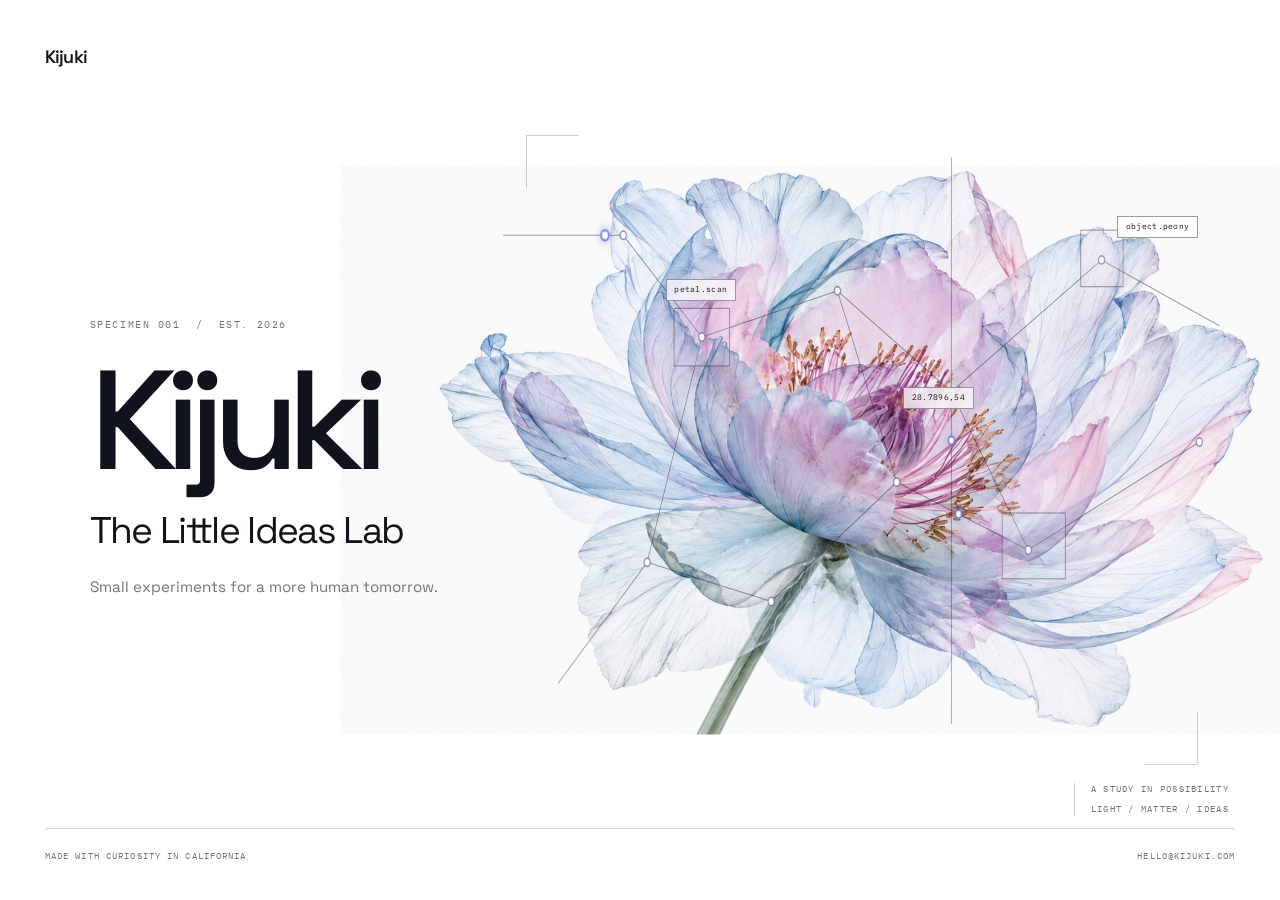
<file: index.html>
<!doctype html>
<html lang="en">
  <head>
    <meta charset="utf-8" />
    <meta name="viewport" content="width=device-width, initial-scale=1" />
    <meta name="description" content="Kijuki is the little ideas lab—small experiments for a more human tomorrow." />
    <meta name="theme-color" content="#ffffff" />
    <meta property="og:title" content="Kijuki — The Little Ideas Lab" />
    <meta property="og:description" content="Small experiments for a more human tomorrow." />
    <meta property="og:type" content="website" />
    <meta property="og:url" content="https://kijuki.com/" />
    <link rel="canonical" href="https://kijuki.com/" />
    <link rel="preconnect" href="https://fonts.googleapis.com" />
    <link rel="preconnect" href="https://fonts.gstatic.com" crossorigin />
    <link href="https://fonts.googleapis.com/css2?family=IBM+Plex+Mono:wght@400;500&amp;family=Space+Grotesk:wght@400;500;600&amp;display=swap" rel="stylesheet" />
    <link rel="preload" href="assets/kijuki-specimen-bloom.jpg" as="image" />
    <link rel="stylesheet" href="styles.css?v=5" />
    <title>Kijuki — The Little Ideas Lab</title>
  </head>
  <body>
    <a class="skip-link" href="#main">Skip to content</a>

    <header class="site-header">
      <a class="mini-mark" href="/" aria-label="Kijuki home">Kijuki</a>
    </header>

    <main id="main" class="hero">
      <section class="hero-copy" aria-labelledby="page-title">
        <p class="specimen-id">Specimen 001&nbsp;&nbsp;/&nbsp;&nbsp;Est. 2026</p>
        <h1 id="page-title">Kijuki</h1>
        <p class="subtitle">The Little Ideas Lab</p>
        <p class="intro">Small experiments for a more human tomorrow.</p>
      </section>

      <figure class="specimen" aria-label="Translucent peony specimen">
        <div class="specimen-frame" aria-hidden="true"></div>
        <img src="assets/kijuki-specimen-bloom.jpg" alt="An ethereal translucent peony in soft blue, pink, and lilac" width="1536" height="1024" />
        <svg class="specimen-network" viewBox="0 0 1000 700" preserveAspectRatio="none" aria-hidden="true">
          <g class="network-lines">
            <path id="route-a" d="M34 150 L190 150 L292 249 L468 204 L616 302 L811 174 L964 238" />
            <path id="route-b" d="M105 586 L221 468 L382 506 L545 390 L716 456 L938 351" />
            <path id="route-c" d="M616 74 L616 625" />
            <path id="route-d" d="M292 249 L221 468 M468 204 L545 390 M616 302 L716 456" />
          </g>
          <g class="network-nodes">
            <circle cx="190" cy="150" r="4" />
            <circle cx="292" cy="249" r="4" />
            <circle cx="468" cy="204" r="4" />
            <circle cx="616" cy="302" r="4" />
            <circle cx="811" cy="174" r="4" />
            <circle cx="221" cy="468" r="4" />
            <circle cx="382" cy="506" r="4" />
            <circle cx="545" cy="390" r="4" />
            <circle cx="716" cy="456" r="4" />
            <circle cx="938" cy="351" r="4" />
          </g>
          <g class="network-squares">
            <rect x="256" y="221" width="72" height="56" />
            <rect x="682" y="420" width="82" height="64" />
            <rect x="784" y="145" width="55" height="55" />
          </g>
          <g class="scan-flashes">
            <rect x="256" y="221" width="72" height="56" />
            <rect x="682" y="420" width="82" height="64" />
            <rect x="784" y="145" width="55" height="55" />
          </g>
          <g class="node-rings">
            <circle cx="190" cy="150" r="4" />
            <circle cx="292" cy="249" r="4" />
            <circle cx="468" cy="204" r="4" />
            <circle cx="616" cy="302" r="4" />
            <circle cx="811" cy="174" r="4" />
            <circle cx="221" cy="468" r="4" />
            <circle cx="382" cy="506" r="4" />
            <circle cx="545" cy="390" r="4" />
            <circle cx="716" cy="456" r="4" />
            <circle cx="938" cy="351" r="4" />
          </g>
          <g class="signal-points">
            <circle r="5">
              <animateMotion path="M34 150 L190 150 L292 249 L468 204 L616 302 L811 174 L964 238" dur="8s" repeatCount="indefinite" />
            </circle>
            <circle r="4">
              <animateMotion path="M105 586 L221 468 L382 506 L545 390 L716 456 L938 351" dur="7s" begin="-3.5s" repeatCount="indefinite" />
            </circle>
            <circle r="4">
              <animateMotion path="M616 74 L616 625" dur="5s" begin="-1.5s" repeatCount="indefinite" />
            </circle>
          </g>
        </svg>
        <span class="data-tag data-tag--one" aria-hidden="true">petal.scan</span>
        <span class="data-tag data-tag--two" aria-hidden="true">28.7896,54</span>
        <span class="data-tag data-tag--three" aria-hidden="true">object.peony</span>
        <figcaption>
          <span>A study in possibility</span>
          <span>Light / Matter / Ideas</span>
        </figcaption>
      </figure>
    </main>

    <footer class="site-footer">
      <span>Made with curiosity in California</span>
      <a href="mailto:hello@kijuki.com">hello@kijuki.com</a>
    </footer>
  </body>
</html>
</file>
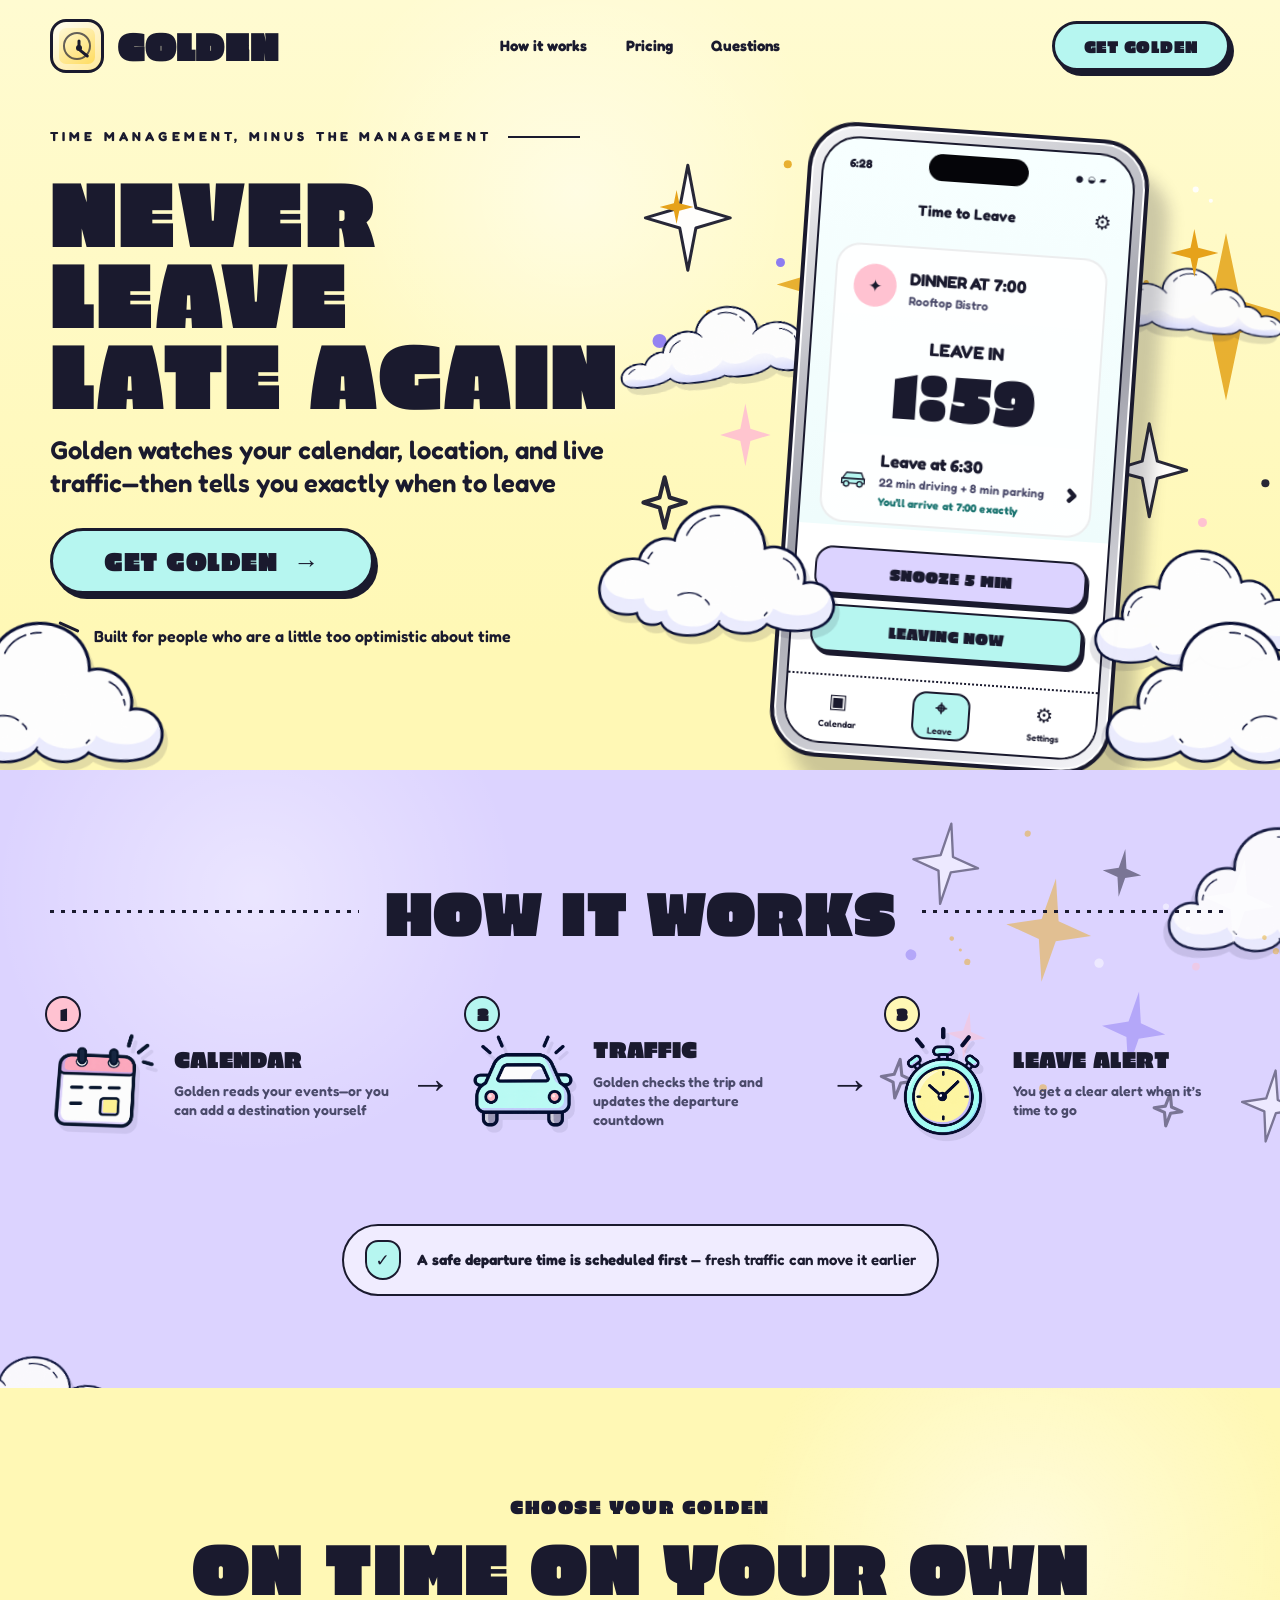
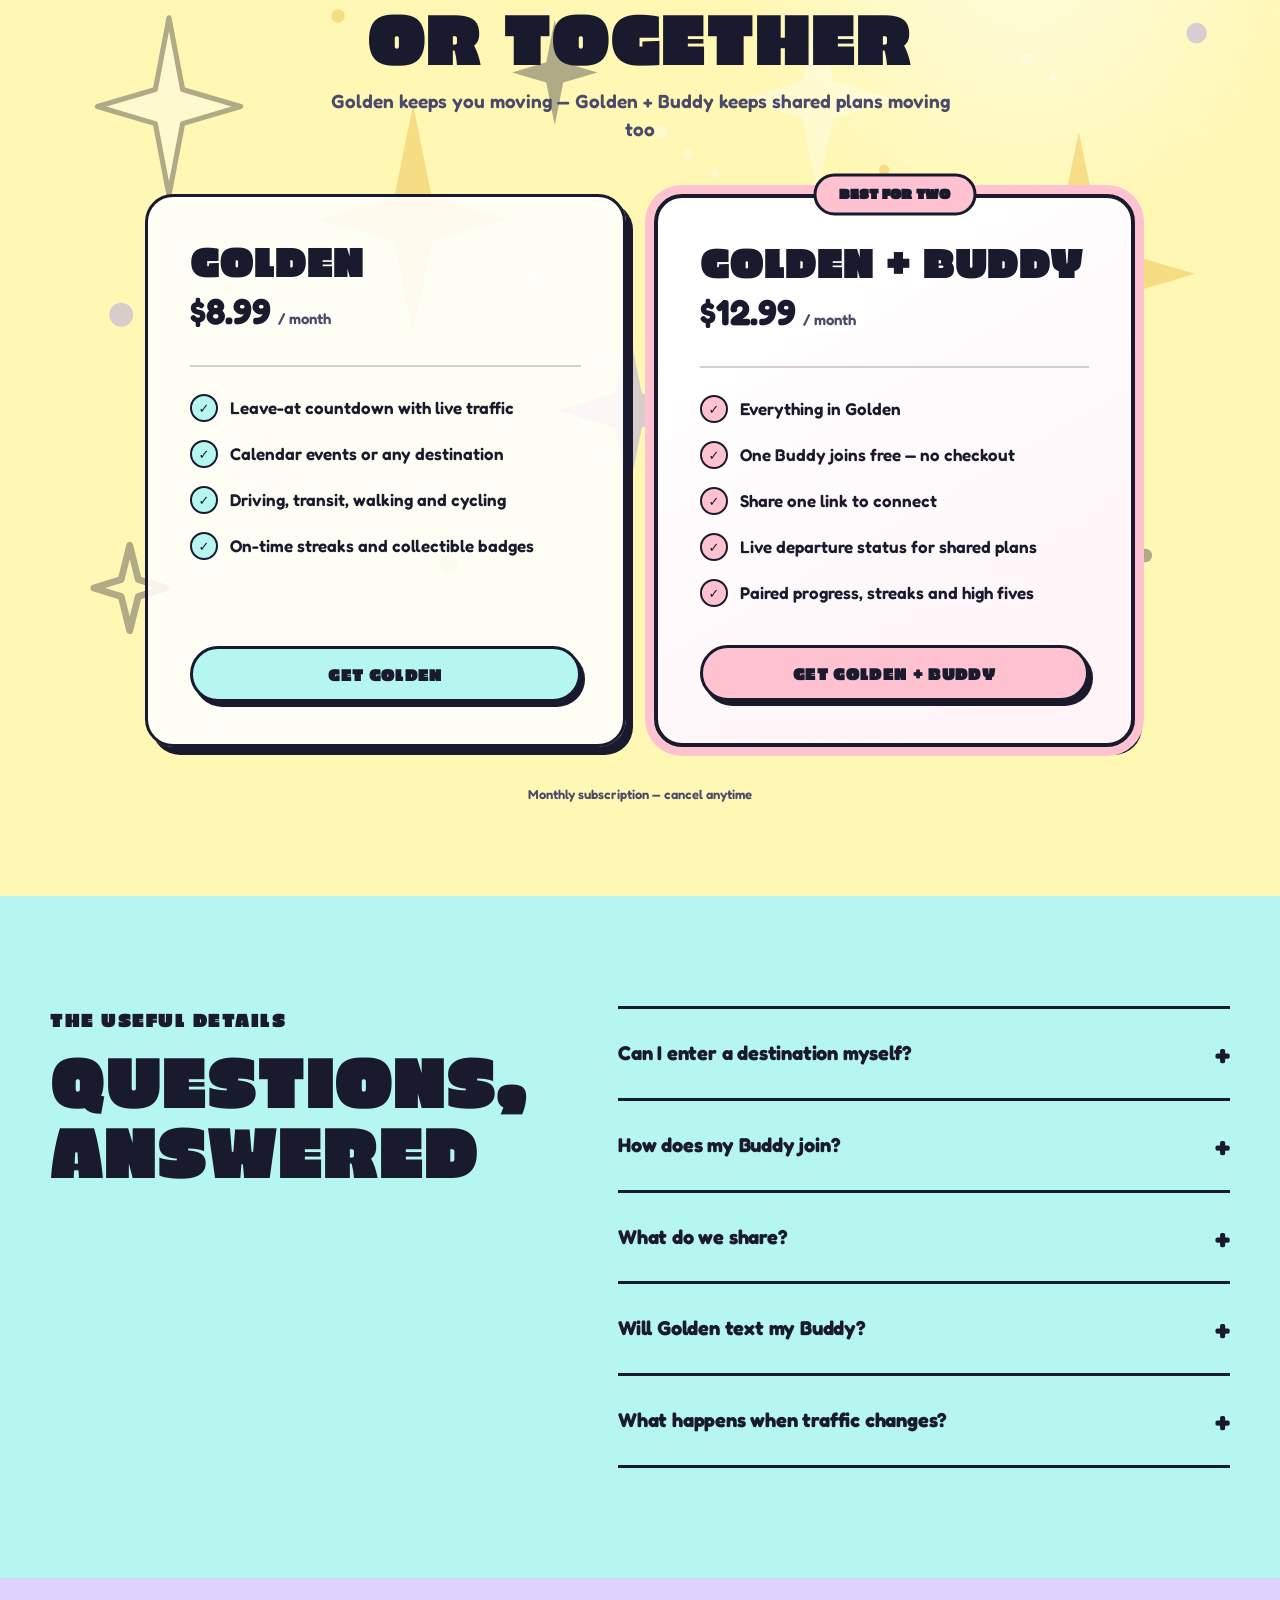
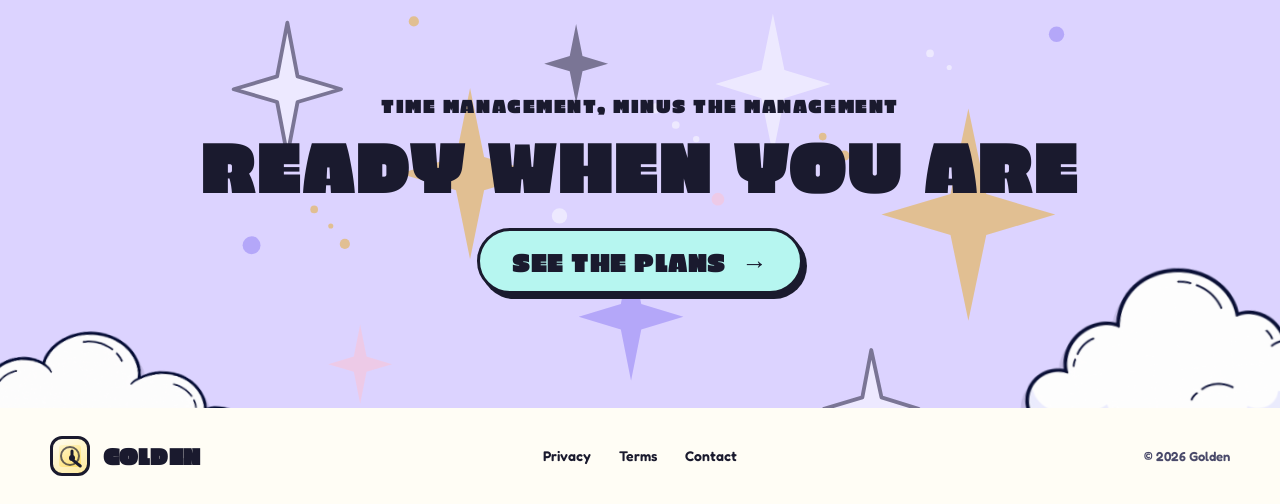
<file: golden/index.html>
<!doctype html>
<html lang="en">
  <head>
    <meta charset="UTF-8" />
    <meta name="viewport" content="width=device-width, initial-scale=1" />
    <meta
      name="description"
      content="Golden checks your calendar and live traffic, then tells you exactly when to leave. Build on-time streaks or stay coordinated with a Golden Buddy."
    />
    <meta name="robots" content="index, follow, max-image-preview:large, max-snippet:-1, max-video-preview:-1" />
    <meta name="theme-color" content="#fff8b5" />
    <link rel="canonical" href="https://kijuki.com/golden/" />

    <meta property="og:type" content="website" />
    <meta property="og:site_name" content="Golden" />
    <meta property="og:url" content="https://kijuki.com/golden/" />
    <meta property="og:title" content="Golden: Know Exactly When to Leave" />
    <meta
      property="og:description"
      content="Calendar and live-traffic alerts for people who are a little too optimistic about time."
    />
    <meta property="og:image" content="https://kijuki.com/golden/assets/golden-social-card.png" />
    <meta property="og:image:width" content="1200" />
    <meta property="og:image:height" content="630" />
    <meta property="og:image:alt" content="Golden app: Never leave late again" />

    <meta name="twitter:card" content="summary_large_image" />
    <meta name="twitter:title" content="Golden: Know Exactly When to Leave" />
    <meta
      name="twitter:description"
      content="Calendar and live-traffic alerts for people who are a little too optimistic about time."
    />
    <meta name="twitter:image" content="https://kijuki.com/golden/assets/golden-social-card.png" />
    <meta name="twitter:image:alt" content="Golden app: Never leave late again" />

    <title>Golden: Time to Leave App for Calendar &amp; Traffic</title>
    <link rel="icon" href="assets/golden-favicon.svg" type="image/svg+xml" />

    <link rel="preconnect" href="https://fonts.googleapis.com" />
    <link rel="preconnect" href="https://fonts.gstatic.com" crossorigin />
    <link
      href="https://fonts.googleapis.com/css2?family=Erica+One&amp;family=Fredoka:wght@500;600;700&amp;display=swap"
      rel="stylesheet"
    />
    <link rel="stylesheet" href="styles.css?v=7" />
    <script src="analytics.js?v=2" defer></script>
    <script type="application/ld+json">
      {
        "@context": "https://schema.org",
        "@graph": [
          {
            "@type": "MobileApplication",
            "@id": "https://kijuki.com/golden/#app",
            "name": "Golden",
            "url": "https://kijuki.com/golden/",
            "description": "Golden checks your calendar and live traffic, then tells you exactly when to leave.",
            "applicationCategory": "UtilitiesApplication",
            "operatingSystem": "iOS",
            "image": "https://kijuki.com/golden/assets/golden-social-card.png",
            "featureList": [
              "Calendar-aware departure countdowns",
              "Live traffic updates",
              "Driving, transit, walking and cycling support",
              "On-time streaks and collectible badges",
              "Shared departure status with Golden Buddy"
            ],
            "offers": [
              {
                "@type": "Offer",
                "name": "Golden",
                "price": "8.99",
                "priceCurrency": "USD"
              },
              {
                "@type": "Offer",
                "name": "Golden + Buddy",
                "price": "12.99",
                "priceCurrency": "USD"
              }
            ]
          },
          {
            "@type": "FAQPage",
            "@id": "https://kijuki.com/golden/#faq",
            "mainEntity": [
              {
                "@type": "Question",
                "name": "Can I enter a destination myself?",
                "acceptedAnswer": {
                  "@type": "Answer",
                  "text": "Yes. Use a calendar event or add your next destination."
                }
              },
              {
                "@type": "Question",
                "name": "How does my Buddy join?",
                "acceptedAnswer": {
                  "@type": "Answer",
                  "text": "Send one invite link. Your Buddy taps Continue - Included and skips payment completely."
                }
              },
              {
                "@type": "Question",
                "name": "What do we share?",
                "acceptedAnswer": {
                  "@type": "Answer",
                  "text": "Departure status, paired progress, streaks and high fives for plans you are attending together."
                }
              },
              {
                "@type": "Question",
                "name": "Will Golden text my Buddy?",
                "acceptedAnswer": {
                  "@type": "Answer",
                  "text": "No. Buddy updates stay inside Golden as app notifications."
                }
              },
              {
                "@type": "Question",
                "name": "What happens when traffic changes?",
                "acceptedAnswer": {
                  "@type": "Answer",
                  "text": "Golden updates your leave time using the latest traffic before it is time to go."
                }
              }
            ]
          }
        ]
      }
    </script>
  </head>

  <body>
    <a class="skip-link" href="#main">Skip to content</a>

    <header class="hero" id="top">
      <nav class="nav shell" aria-label="Primary navigation">
        <a class="brand" href="#top" aria-label="Golden home">
          <span class="brand-mark" aria-hidden="true">
            <span class="brand-hand brand-hand--hour"></span>
            <span class="brand-hand brand-hand--minute"></span>
            <span class="brand-pin"></span>
          </span>
          <span>Golden</span>
        </a>

        <div class="nav-links">
          <a href="#how">How it works</a>
          <a href="#pricing">Pricing</a>
          <a href="#questions">Questions</a>
        </div>

        <a class="button button--small button--mint" href="#pricing" data-analytics-cta="nav">Get Golden</a>
      </nav>

      <div class="hero-layout shell">
        <div class="hero-copy">
          <p class="eyebrow"><span>Time management, minus the management</span></p>
          <h1>Never leave<br />late again</h1>
          <p class="hero-deck">
            Golden watches your calendar, location, and live traffic—then tells you exactly when to leave
          </p>
          <a class="button button--hero button--mint" href="#pricing" data-analytics-cta="hero">
            Get Golden <span aria-hidden="true">→</span>
          </a>
          <p class="hero-note">
            Built for people who are a little too optimistic about time
          </p>
        </div>

        <div class="phone-stage" aria-label="Golden departure countdown preview">
          <img class="sparkle-art sparkle-art--hero" src="assets/golden-sparkles.svg" alt="" aria-hidden="true" />
          <span class="spark spark--one" aria-hidden="true"></span>
          <span class="spark spark--two" aria-hidden="true"></span>
          <span class="spark spark--three" aria-hidden="true"></span>
          <span class="spark spark--four" aria-hidden="true"></span>
          <span class="dot dot--one" aria-hidden="true"></span>
          <span class="dot dot--two" aria-hidden="true"></span>

          <img class="cloud-art cloud-art--behind-left" src="assets/mock-cloud-wide.png" alt="" aria-hidden="true" />
          <img class="cloud-art cloud-art--behind-right" src="assets/mock-cloud-wide.png" alt="" aria-hidden="true" />

          <div class="phone">
            <div class="phone-float">
              <div class="phone-shell">
              <div class="phone-screen">
                <div class="dynamic-island" aria-hidden="true"></div>
                <div class="status-row">
                  <span>6:28</span>
                  <span class="status-icons" aria-hidden="true">● ◒ ▰</span>
                </div>
                <div class="app-title-row">
                  <span></span>
                  <strong>Time to Leave</strong>
                  <span class="gear" aria-hidden="true">⚙</span>
                </div>

                <div class="event-row">
                  <span class="event-icon" aria-hidden="true">✦</span>
                  <span>
                    <strong>Dinner at 7:00</strong>
                    <small>Rooftop Bistro</small>
                  </span>
                </div>

                <div class="countdown">
                  <span>Leave in</span>
                  <strong data-countdown aria-label="2 minutes remaining">2:00</strong>
                </div>

                <div class="traffic-row">
                  <svg viewBox="0 0 48 32" aria-hidden="true">
                    <path d="M8 18h32l-4-9H14l-6 9Z" />
                    <path d="M7 18h34v7H7z" />
                    <circle cx="14" cy="26" r="4" />
                    <circle cx="34" cy="26" r="4" />
                  </svg>
                  <span>
                    <strong>Leave at 6:30</strong>
                    <small>22 min driving + 8 min parking</small>
                    <em>You’ll arrive at 7:00 exactly</em>
                  </span>
                  <b aria-hidden="true">›</b>
                </div>

                <button class="phone-action phone-action--lavender" type="button">Snooze 5 min</button>
                <button class="phone-action phone-action--mint" type="button">Leaving now</button>

                <div class="app-tabs" aria-hidden="true">
                  <span>▣<small>Calendar</small></span>
                  <span class="active">⌖<small>Leave</small></span>
                  <span>⚙<small>Settings</small></span>
                </div>
              </div>
            </div>
            </div>
          </div>

          <img class="cloud-art cloud-art--front-left" src="assets/mock-cloud-puffy.png" alt="" aria-hidden="true" />
          <img class="cloud-art cloud-art--front-right" src="assets/mock-cloud-puffy.png" alt="" aria-hidden="true" />
        </div>
      </div>

      <img class="cloud-art cloud-art--hero-edge-left" src="assets/mock-cloud-puffy.png" alt="" aria-hidden="true" />
      <img class="cloud-art cloud-art--hero-edge-right" src="assets/mock-cloud-puffy.png" alt="" aria-hidden="true" />
      <img class="cloud-bank cloud-bank--hero" src="assets/mock-cloud-bank.png" alt="" aria-hidden="true" />
    </header>

    <main id="main">
      <section class="how" id="how" aria-labelledby="how-title">
        <img class="sparkle-art sparkle-art--how" src="assets/golden-sparkles.svg" alt="" aria-hidden="true" />
        <img class="cloud-art cloud-art--how-left" src="assets/mock-cloud-wide.png" alt="" aria-hidden="true" />
        <img class="cloud-art cloud-art--how-right" src="assets/mock-cloud-puffy.png" alt="" aria-hidden="true" />
        <div class="shell">
          <div class="section-heading">
            <span class="rule"></span>
            <h2 id="how-title">How it works</h2>
            <span class="rule"></span>
          </div>

          <div class="timeline">
            <article class="timeline-step">
              <span class="step-number step-number--pink">1</span>
              <img class="step-icon" src="assets/how-calendar.png" alt="" aria-hidden="true" width="977" height="931" loading="lazy" decoding="async" />
              <div>
                <h3>Calendar</h3>
                <p>Golden reads your events—or you can add a destination yourself</p>
              </div>
            </article>

            <span class="timeline-arrow" aria-hidden="true">→</span>

            <article class="timeline-step">
              <span class="step-number step-number--mint">2</span>
              <img class="step-icon" src="assets/how-traffic.png" alt="" aria-hidden="true" width="776" height="717" loading="lazy" decoding="async" />
              <div>
                <h3>Traffic</h3>
                <p>Golden checks the trip and updates the departure countdown</p>
              </div>
            </article>

            <span class="timeline-arrow" aria-hidden="true">→</span>

            <article class="timeline-step">
              <span class="step-number step-number--yellow">3</span>
              <img class="step-icon" src="assets/how-leave-alert.png" alt="" aria-hidden="true" width="686" height="922" loading="lazy" decoding="async" />
              <div>
                <h3>Leave alert</h3>
                <p>You get a clear alert when it’s time to go</p>
              </div>
            </article>
          </div>

          <div class="safety-note">
            <span class="shield" aria-hidden="true">✓</span>
            <p><strong>A safe departure time is scheduled first</strong> — fresh traffic can move it earlier</p>
          </div>
        </div>
      </section>

      <section class="pricing" id="pricing" aria-labelledby="pricing-title">
        <img class="sparkle-art sparkle-art--pricing" src="assets/golden-sparkles.svg" alt="" aria-hidden="true" />
        <div class="shell">
          <p class="section-kicker">Choose your Golden</p>
          <h2 id="pricing-title">On time on your own<br />or together</h2>
          <p class="pricing-intro">Golden keeps you moving — Golden + Buddy keeps shared plans moving too</p>

          <div class="plans">
            <article class="plan">
              <div>
                <p class="plan-name">Golden</p>
                <p class="plan-price"><strong>$8.99</strong><span>/ month</span></p>
              </div>
              <ul>
                <li><span>✓</span>Leave-at countdown with live traffic</li>
                <li><span>✓</span>Calendar events or any destination</li>
                <li><span>✓</span>Driving, transit, walking and cycling</li>
                <li><span>✓</span>On-time streaks and collectible badges</li>
              </ul>
              <a
                class="button button--plan"
                href="https://pay.rev.cat/iuofkfysnglvqzpz/?package_id=golden_monthly&amp;hide_back_button=true"
                target="_blank"
                rel="noopener noreferrer"
                data-analytics-plan="base"
                data-analytics-plan-id="golden_monthly"
              >Get Golden</a>
            </article>

            <article class="plan plan--buddy">
              <span class="plan-badge">Best for two</span>
              <div>
                <p class="plan-name">Golden + Buddy</p>
                <p class="plan-price"><strong>$12.99</strong><span>/ month</span></p>
              </div>
              <ul>
                <li><span>✓</span>Everything in Golden</li>
                <li><span>✓</span>One Buddy joins free — no checkout</li>
                <li><span>✓</span>Share one link to connect</li>
                <li><span>✓</span>Live departure status for shared plans</li>
                <li><span>✓</span>Paired progress, streaks and high fives</li>
              </ul>
              <a
                class="button button--plan button--pink"
                href="https://pay.rev.cat/iuofkfysnglvqzpz/?package_id=buddy_monthly&amp;hide_back_button=true"
                target="_blank"
                rel="noopener noreferrer"
                data-analytics-plan="accountability"
                data-analytics-plan-id="buddy_monthly"
              >Get Golden + Buddy</a>
            </article>
          </div>

          <p class="billing-note">Monthly subscription — cancel anytime</p>
        </div>
      </section>

      <section class="questions" id="questions" aria-labelledby="questions-title">
        <div class="shell questions-layout">
          <div>
            <p class="section-kicker">The useful details</p>
            <h2 id="questions-title">Questions, answered</h2>
          </div>
          <div class="faq-list">
            <details>
              <summary>Can I enter a destination myself?<span>+</span></summary>
              <p>Yes — use a calendar event or add your next destination</p>
            </details>
            <details>
              <summary>How does my Buddy join?<span>+</span></summary>
              <p>Send one invite link — they tap Continue — Included and skip payment completely</p>
            </details>
            <details>
              <summary>What do we share?<span>+</span></summary>
              <p>Departure status, paired progress, streaks and high fives for plans you’re attending together</p>
            </details>
            <details>
              <summary>Will Golden text my Buddy?<span>+</span></summary>
              <p>No — Buddy updates stay inside Golden as app notifications</p>
            </details>
            <details>
              <summary>What happens when traffic changes?<span>+</span></summary>
              <p>Golden updates your leave time using the latest traffic before it’s time to go</p>
            </details>
          </div>
        </div>
      </section>

      <section class="final-cta" aria-labelledby="final-title">
        <img class="sparkle-art sparkle-art--cta" src="assets/golden-sparkles.svg" alt="" aria-hidden="true" />
        <img class="cloud-art cloud-art--cta-left" src="assets/mock-cloud-wide.png" alt="" aria-hidden="true" />
        <img class="cloud-art cloud-art--cta-right" src="assets/mock-cloud-puffy.png" alt="" aria-hidden="true" />
        <div class="shell final-cta-inner">
          <p class="section-kicker">Time management, minus the management</p>
          <h2 id="final-title">Ready when you are</h2>
          <a class="button button--hero button--mint" href="#pricing" data-analytics-cta="final">See the plans <span aria-hidden="true">→</span></a>
        </div>
      </section>
    </main>

    <footer>
      <div class="shell footer-row">
        <a class="brand brand--footer" href="#top" aria-label="Golden home">
          <span class="brand-mark" aria-hidden="true">
            <span class="brand-hand brand-hand--hour"></span>
            <span class="brand-hand brand-hand--minute"></span>
            <span class="brand-pin"></span>
          </span>
          <span>Golden</span>
        </a>
        <div class="footer-links">
          <a href="https://golden-api-production-1f42.up.railway.app/privacy">Privacy</a>
          <a href="https://golden-api-production-1f42.up.railway.app/terms">Terms</a>
          <a href="mailto:hello@kijuki.com">Contact</a>
        </div>
        <p>© 2026 Golden</p>
      </div>
    </footer>
    <script>
      (() => {
        const countdown = document.querySelector("[data-countdown]")
        const countdownLabel = countdown?.previousElementSibling
        const reducedMotion = window.matchMedia("(prefers-reduced-motion: reduce)")

        if (!countdown) return

        let remainingSeconds = 120
        let countdownInterval

        const renderCountdown = () => {
          const minutes = Math.floor(remainingSeconds / 60)
          const seconds = remainingSeconds % 60
          countdown.textContent = `${minutes}:${String(seconds).padStart(2, "0")}`
          countdown.setAttribute("aria-label", `${minutes} minutes and ${seconds} seconds remaining`)
          if (countdownLabel) countdownLabel.textContent = remainingSeconds === 0 ? "Leave now" : "Leave in"
        }

        const tick = () => {
          remainingSeconds = Math.max(0, remainingSeconds - 1)
          countdown.classList.remove("is-ticking")
          renderCountdown()
          void countdown.offsetWidth
          countdown.classList.add("is-ticking")
          if (remainingSeconds === 0) window.clearInterval(countdownInterval)
        }

        const startCountdown = () => {
          window.clearInterval(countdownInterval)
          remainingSeconds = 120
          renderCountdown()
          if (!reducedMotion.matches) countdownInterval = window.setInterval(tick, 1000)
        }

        reducedMotion.addEventListener("change", startCountdown)
        document.addEventListener("visibilitychange", () => {
          if (!document.hidden) startCountdown()
        })
        startCountdown()
      })()
    </script>
  </body>
</html>
</file>
<file: styles.css>
:root {
  --ink: #11131c;
  --quiet: #6f7480;
  --hairline: rgba(17, 19, 28, 0.2);
  --paper: #fff;
}

* { box-sizing: border-box; }

html { background: var(--paper); scroll-behavior: smooth; }

body {
  min-width: 320px;
  min-height: 100svh;
  margin: 0;
  overflow-x: hidden;
  color: var(--ink);
  background: var(--paper);
  font-family: "Space Grotesk", system-ui, sans-serif;
  -webkit-font-smoothing: antialiased;
}

a { color: inherit; }

.skip-link {
  position: fixed;
  top: 1rem;
  left: 1rem;
  z-index: 20;
  padding: 0.65rem 0.9rem;
  transform: translateY(-160%);
  background: var(--ink);
  color: #fff;
  font-size: 0.8rem;
}

.skip-link:focus { transform: translateY(0); }

.site-header {
  position: absolute;
  inset: 0 0 auto;
  z-index: 10;
  display: flex;
  align-items: center;
  justify-content: space-between;
  width: min(100% - clamp(2rem, 7vw, 8rem), 1680px);
  margin-inline: auto;
  padding-top: clamp(1.5rem, 3.5vw, 3rem);
}

.mini-mark { text-decoration: none; }

.mini-mark {
  font-size: 1.12rem;
  font-weight: 600;
  letter-spacing: -0.045em;
}

.hero {
  position: relative;
  display: grid;
  grid-template-columns: minmax(20rem, 0.72fr) minmax(34rem, 1.28fr);
  align-items: center;
  min-height: 100svh;
  isolation: isolate;
  overflow: hidden;
}

.hero-copy {
  z-index: 4;
  width: min(100%, 42rem);
  margin-left: max(clamp(1rem, 7vw, 8rem), calc((100vw - 1680px) / 2));
  padding: 7rem 0 6rem;
}

.specimen-id,
.specimen figcaption,
.site-footer {
  font-family: "IBM Plex Mono", monospace;
  text-transform: uppercase;
}

.specimen-id {
  margin: 0 0 clamp(1.5rem, 4vh, 3.5rem);
  color: var(--quiet);
  font-size: clamp(0.62rem, 0.65vw, 0.76rem);
  letter-spacing: 0.16em;
  opacity: 0;
  animation: copy-in 700ms 80ms ease-out forwards;
}

h1 {
  margin: 0;
  font-size: clamp(5.2rem, 11vw, 12rem);
  font-weight: 500;
  letter-spacing: -0.085em;
  line-height: 0.76;
  opacity: 0;
  animation: copy-in 800ms 150ms cubic-bezier(0.2, 0.75, 0.25, 1) forwards;
}

.subtitle {
  margin: clamp(1.6rem, 3vw, 3rem) 0 0;
  font-size: clamp(1.7rem, 2.9vw, 3.2rem);
  font-weight: 400;
  letter-spacing: -0.045em;
  line-height: 1;
  opacity: 0;
  animation: copy-in 800ms 240ms ease-out forwards;
}

.intro {
  max-width: 25rem;
  margin: 1.65rem 0 0;
  color: var(--quiet);
  font-size: clamp(0.95rem, 1.15vw, 1.2rem);
  line-height: 1.5;
  opacity: 0;
  animation: copy-in 800ms 310ms ease-out forwards;
}

.specimen {
  position: relative;
  z-index: 1;
  align-self: stretch;
  min-width: 0;
  margin: 0;
  opacity: 0;
  animation: bloom-in 1.25s 180ms cubic-bezier(0.16, 0.8, 0.2, 1) forwards;
}

.specimen::after {
  position: absolute;
  inset: 50% auto auto 54%;
  z-index: -1;
  width: min(40vw, 42rem);
  aspect-ratio: 1;
  border-radius: 50%;
  background: radial-gradient(circle, rgba(174, 213, 255, 0.14), transparent 68%);
  content: "";
  transform: translate(-50%, -50%);
}

.specimen img {
  position: absolute;
  top: 50%;
  left: 47%;
  width: min(79vw, 80rem);
  max-width: none;
  height: auto;
  mix-blend-mode: multiply;
  transform: translate(-50%, -50%);
  animation: bloom-float 12s 1.5s ease-in-out infinite alternate;
  filter: saturate(0.88) contrast(0.97);
}

.specimen-network {
  position: absolute;
  inset: 9% 4% 11% 2%;
  z-index: 3;
  width: 94%;
  height: 80%;
  overflow: visible;
  pointer-events: none;
}

.network-lines,
.network-nodes,
.network-squares {
  fill: none;
  stroke: rgba(17, 19, 28, 0.42);
  stroke-width: 1;
  vector-effect: non-scaling-stroke;
}

.network-lines {
  stroke-dasharray: 2400;
  stroke-dashoffset: 2400;
  animation: network-in 1.8s 780ms cubic-bezier(0.2, 0.75, 0.25, 1) forwards;
}

.network-lines path {
  animation: line-current 9s 2.2s linear infinite;
}

.network-nodes {
  fill: #fff;
  stroke-width: 1.3;
}

.network-nodes circle {
  transform-box: fill-box;
  transform-origin: center;
  animation: node-core 3.8s ease-in-out infinite;
}

.network-nodes circle:nth-child(2n) { animation-delay: -1.4s; }
.network-nodes circle:nth-child(3n) { animation-delay: -2.7s; }

.node-rings {
  fill: none;
  stroke: rgba(111, 118, 217, 0.55);
  stroke-width: 1;
  pointer-events: none;
}

.node-rings circle {
  transform-box: fill-box;
  transform-origin: center;
  animation: node-ring 4.6s cubic-bezier(0.22, 0.7, 0.25, 1) infinite;
}

.node-rings circle:nth-child(2) { animation-delay: -1.1s; }
.node-rings circle:nth-child(3) { animation-delay: -2.4s; }
.node-rings circle:nth-child(4) { animation-delay: -3.5s; }
.node-rings circle:nth-child(5) { animation-delay: -0.6s; }
.node-rings circle:nth-child(6) { animation-delay: -3s; }
.node-rings circle:nth-child(7) { animation-delay: -1.8s; }
.node-rings circle:nth-child(8) { animation-delay: -4.1s; }
.node-rings circle:nth-child(9) { animation-delay: -2.1s; }
.node-rings circle:nth-child(10) { animation-delay: -0.2s; }

.signal-points circle {
  fill: #fff;
  stroke: #7078dd;
  stroke-width: 2;
  filter: drop-shadow(0 0 5px rgba(111, 118, 217, 0.65));
}

.network-squares rect:nth-child(1) { fill: rgba(227, 218, 255, 0.2); }
.network-squares rect:nth-child(2) { fill: rgba(201, 236, 242, 0.22); }
.network-squares rect:nth-child(3) { fill: rgba(255, 217, 228, 0.2); }

.network-squares rect {
  transform-box: fill-box;
  transform-origin: center;
  animation: cell-scan 6s ease-in-out infinite;
}

.network-squares rect:nth-child(2) { animation-delay: -2s; }
.network-squares rect:nth-child(3) { animation-delay: -4s; }

.scan-flashes {
  pointer-events: none;
  mix-blend-mode: screen;
}

.scan-flashes rect {
  fill: rgba(255, 255, 255, 0.96);
  stroke: rgba(111, 118, 217, 0.85);
  stroke-width: 1;
  opacity: 0;
  filter: drop-shadow(0 0 9px rgba(143, 151, 255, 0.68));
  transform-box: fill-box;
  transform-origin: center;
  animation: crop-flash 5.8s linear infinite;
}

.scan-flashes rect:nth-child(2) {
  fill: rgba(232, 255, 255, 0.94);
  stroke: rgba(81, 184, 200, 0.78);
  animation-duration: 7.1s;
  animation-delay: -2.35s;
}

.scan-flashes rect:nth-child(3) {
  fill: rgba(255, 237, 246, 0.95);
  stroke: rgba(214, 111, 166, 0.76);
  animation-duration: 6.4s;
  animation-delay: -4.1s;
}

.data-tag {
  position: absolute;
  z-index: 4;
  padding: 0.38rem 0.48rem;
  border: 1px solid rgba(17, 19, 28, 0.42);
  background: rgba(255, 255, 255, 0.75);
  font-family: "IBM Plex Mono", monospace;
  font-size: clamp(0.48rem, 0.53vw, 0.62rem);
  letter-spacing: 0.04em;
  line-height: 1;
  opacity: 0;
  backdrop-filter: blur(4px);
  animation: tag-in 500ms 1.3s ease-out forwards;
}

.data-tag--one { top: 31%; left: 25%; }
.data-tag--two { top: 43%; left: 54%; }
.data-tag--three { top: 24%; right: 10%; }

.specimen-frame {
  position: absolute;
  inset: 15% 10% 15% 8%;
  z-index: 2;
  pointer-events: none;
}

.specimen-frame::before,
.specimen-frame::after {
  position: absolute;
  width: 3.25rem;
  height: 3.25rem;
  content: "";
}

.specimen-frame::before {
  top: 0;
  left: 0;
  border-top: 1px solid var(--hairline);
  border-left: 1px solid var(--hairline);
}

.specimen-frame::after {
  right: 0;
  bottom: 0;
  border-right: 1px solid var(--hairline);
  border-bottom: 1px solid var(--hairline);
}

.specimen figcaption {
  position: absolute;
  right: clamp(1.5rem, 4vw, 5rem);
  bottom: clamp(5.25rem, 9vh, 7.5rem);
  z-index: 3;
  display: grid;
  gap: 0.45rem;
  padding-left: 1rem;
  border-left: 1px solid var(--hairline);
  color: var(--quiet);
  font-size: 0.57rem;
  letter-spacing: 0.14em;
  line-height: 1.4;
}

.site-footer {
  position: absolute;
  right: 0;
  bottom: 0;
  left: 0;
  z-index: 10;
  display: flex;
  justify-content: space-between;
  width: min(100% - clamp(2rem, 7vw, 8rem), 1680px);
  min-height: 4.5rem;
  margin-inline: auto;
  padding-top: 1.25rem;
  border-top: 1px solid var(--hairline);
  color: var(--quiet);
  font-size: 0.58rem;
  letter-spacing: 0.12em;
}

.site-footer a { text-decoration: none; }

@keyframes copy-in {
  from { opacity: 0; transform: translateY(1rem); }
  to { opacity: 1; transform: translateY(0); }
}

@keyframes bloom-in {
  from { opacity: 0; transform: scale(0.94) rotate(1.5deg); }
  to { opacity: 1; transform: scale(1) rotate(0); }
}

@keyframes bloom-float {
  from { transform: translate(-50%, -50%) rotate(-0.6deg) scale(1); }
  to { transform: translate(-49%, -51.25%) rotate(0.65deg) scale(1.018); }
}

@keyframes network-in {
  to { stroke-dashoffset: 0; }
}

@keyframes line-current {
  0%, 100% { stroke: rgba(17, 19, 28, 0.38); }
  50% { stroke: rgba(111, 118, 217, 0.62); }
}

@keyframes node-core {
  0%, 100% { fill: #fff; stroke: rgba(17, 19, 28, 0.48); transform: scale(1); }
  45% { fill: #aeb3ff; stroke: #626ad1; transform: scale(1.5); }
}

@keyframes node-ring {
  0% { opacity: 0; transform: scale(0.4); }
  12% { opacity: 0.75; }
  70%, 100% { opacity: 0; transform: scale(4.2); }
}

@keyframes cell-scan {
  0%, 100% { opacity: 0.58; transform: scale(1); }
  45% { opacity: 1; transform: scale(1.055); stroke: rgba(111, 118, 217, 0.78); }
}

@keyframes crop-flash {
  0%, 12%, 18%, 46%, 52%, 77%, 85%, 100% {
    opacity: 0;
    transform: scale(0.98);
  }
  13% {
    opacity: 0.4;
    transform: scale(1.01);
  }
  14.5%, 48%, 79% {
    opacity: 0.9;
    transform: scale(1.045);
  }
  16%, 50%, 82% {
    opacity: 0.18;
    transform: scale(1);
  }
  83% {
    opacity: 0.72;
    transform: scale(1.025);
  }
}

@keyframes tag-in {
  from { opacity: 0; transform: translateY(0.35rem); }
  to { opacity: 1; transform: translateY(0); }
}

@media (max-width: 900px) {
  .site-header { position: relative; }

  .hero { display: block; min-height: auto; overflow: visible; }

  .hero-copy {
    width: auto;
    margin: 0;
    padding: 5.5rem 1.25rem 1.5rem;
  }

  h1 { font-size: clamp(5.4rem, 27vw, 9rem); }
  .subtitle { font-size: clamp(1.7rem, 8vw, 2.55rem); }

  .specimen {
    min-height: min(80vw, 35rem);
    overflow: hidden;
  }

  .specimen img {
    top: 47%;
    left: 53%;
    width: min(145vw, 54rem);
  }

  .specimen-frame { inset: 8% 7% 12%; }

  .specimen figcaption {
    right: 1.25rem;
    bottom: 1.25rem;
  }

  .specimen-network {
    inset: 6% 2% 12%;
    width: 96%;
    height: 82%;
  }

  .data-tag--one { top: 27%; left: 12%; }
  .data-tag--two { top: 51%; left: 55%; }
  .data-tag--three { display: none; }

  .site-footer {
    position: relative;
    width: calc(100% - 2.5rem);
    min-height: 5.25rem;
  }
}

@media (max-width: 520px) {
  .specimen-id { margin-bottom: 2rem; }
  .intro { max-width: 18rem; }

  .site-footer {
    align-items: flex-start;
    flex-direction: column;
    justify-content: flex-start;
    gap: 0.65rem;
  }
}

@media (prefers-reduced-motion: reduce) {
  *, *::before, *::after {
    scroll-behavior: auto !important;
    animation-duration: 0.01ms !important;
    animation-iteration-count: 1 !important;
  }

  .signal-points,
  .node-rings,
  .scan-flashes { display: none; }
}
</file>
<file: golden/styles.css>
:root {
  --ink: #1a1a2e;
  --ink-soft: #4a4a6a;
  --yellow: #fff8b5;
  --lavender: #dcd3ff;
  --mint: #b6f6f0;
  --pink: #ffc2d1;
  --paper: #fffdf5;
  --white: #ffffff;
  --border: 3px solid var(--ink);
  --shadow: 7px 8px 0 var(--ink);
  --shadow-small: 4px 5px 0 var(--ink);
  --display: "Erica One", sans-serif;
  --body: "Fredoka", system-ui, -apple-system, BlinkMacSystemFont, "Segoe UI", sans-serif;
  --shell: min(1180px, calc(100% - 40px));
}

* {
  box-sizing: border-box;
}

html {
  scroll-behavior: smooth;
}

body {
  margin: 0;
  color: var(--ink);
  background: var(--paper);
  font-family: var(--body);
  font-size: 17px;
  font-weight: 600;
  line-height: 1.45;
  overflow-x: hidden;
}

a {
  color: inherit;
  text-decoration: none;
}

button,
a {
  -webkit-tap-highlight-color: transparent;
}

.shell {
  width: var(--shell);
  margin-inline: auto;
}

.skip-link {
  position: fixed;
  z-index: 100;
  top: 10px;
  left: 10px;
  padding: 10px 14px;
  border: var(--border);
  border-radius: 12px;
  background: var(--white);
  transform: translateY(-180%);
}

.skip-link:focus {
  transform: translateY(0);
}

.hero {
  position: relative;
  min-height: 760px;
  overflow: hidden;
  background:
    radial-gradient(circle at 45% 25%, rgba(255, 255, 255, 0.48), transparent 28%),
    linear-gradient(180deg, #fffbd1 0%, var(--yellow) 84%);
}

.nav {
  position: relative;
  z-index: 20;
  display: grid;
  grid-template-columns: 1fr auto 1fr;
  align-items: center;
  gap: 28px;
  min-height: 92px;
}

.brand {
  display: inline-flex;
  align-items: center;
  gap: 13px;
  width: fit-content;
  font-family: var(--display);
  font-size: clamp(25px, 3vw, 38px);
  line-height: 1;
  letter-spacing: 0.02em;
  text-transform: uppercase;
}

.brand-mark {
  position: relative;
  display: inline-block;
  width: 54px;
  height: 54px;
  flex: 0 0 auto;
  border: var(--border);
  border-radius: 16px;
  background: linear-gradient(145deg, #fffbe0 5%, #ffd954 95%);
  box-shadow: inset 0 0 0 6px rgba(255, 255, 255, 0.45);
}

.brand-mark::after {
  content: "";
  position: absolute;
  inset: 10px;
  border: 2px solid rgba(26, 26, 46, 0.68);
  border-radius: 50%;
}

.brand-hand {
  position: absolute;
  z-index: 2;
  left: 26px;
  top: 26px;
  height: 3px;
  border-radius: 999px;
  background: var(--ink);
  transform-origin: 0 50%;
}

.brand-hand--hour {
  width: 10px;
  transform: rotate(-90deg);
}

.brand-hand--minute {
  width: 12px;
  transform: rotate(38deg);
}

.brand-pin {
  position: absolute;
  z-index: 3;
  left: 23px;
  top: 23px;
  width: 6px;
  height: 6px;
  border-radius: 50%;
  background: var(--ink);
}

.nav-links {
  display: flex;
  gap: clamp(20px, 3vw, 42px);
  font-size: 15px;
  font-weight: 700;
}

.nav-links a {
  position: relative;
}

.nav-links a::after {
  content: "";
  position: absolute;
  left: 0;
  right: 100%;
  bottom: -5px;
  height: 3px;
  background: var(--ink);
  transition: right 180ms ease;
}

.nav-links a:hover::after,
.nav-links a:focus-visible::after {
  right: 0;
}

.nav > .button {
  justify-self: end;
}

.button {
  display: inline-flex;
  align-items: center;
  justify-content: center;
  gap: 16px;
  border: var(--border);
  border-radius: 999px;
  box-shadow: var(--shadow-small);
  font-family: var(--display);
  font-weight: 400;
  letter-spacing: 0.02em;
  line-height: 1;
  text-align: center;
  text-transform: uppercase;
  transition: transform 160ms ease, box-shadow 160ms ease;
}

.button span[aria-hidden="true"] {
  display: inline-block;
  transition: translate 180ms ease;
}

.button:hover,
.button:focus-visible {
  transform: translate(3px, 3px);
  box-shadow: 1px 2px 0 var(--ink);
}

.button:hover span[aria-hidden="true"],
.button:focus-visible span[aria-hidden="true"] {
  translate: 4px 0;
}

.button--small {
  min-width: 178px;
  min-height: 50px;
  padding: 12px 22px;
  font-size: 17px;
}

.button--hero {
  min-width: 324px;
  min-height: 66px;
  padding: 17px 32px;
  font-size: clamp(20px, 2vw, 27px);
}

.button--mint {
  background: var(--mint);
}

.hero-layout {
  position: relative;
  z-index: 5;
  display: grid;
  grid-template-columns: minmax(0, 0.94fr) minmax(430px, 0.96fr);
  align-items: center;
  gap: 28px;
  min-height: 620px;
  padding-block: 20px 88px;
}

.hero-copy {
  position: relative;
  z-index: 4;
  padding-bottom: 20px;
}

.eyebrow {
  display: flex;
  align-items: center;
  gap: 16px;
  margin: 0 0 23px;
  font-size: 13px;
  font-weight: 700;
  letter-spacing: 0.32em;
  text-transform: uppercase;
}

.eyebrow::after {
  content: "";
  width: 72px;
  height: 2px;
  background: var(--ink);
}

h1,
h2,
h3,
p {
  margin-top: 0;
}

h1,
h2,
.section-kicker,
.plan-name {
  font-family: var(--display);
  font-weight: 400;
  text-transform: uppercase;
}

h1 {
  max-width: 700px;
  margin-bottom: 22px;
  font-size: clamp(61px, 7.2vw, 102px);
  letter-spacing: 0.005em;
  line-height: 0.88;
}

.hero-deck {
  max-width: 560px;
  margin-bottom: 28px;
  font-size: clamp(19px, 2vw, 27px);
  line-height: 1.28;
}

.hero-note {
  position: relative;
  max-width: 460px;
  margin: 32px 0 0 44px;
  font-size: 16px;
  line-height: 1.3;
}

.hero-note::before,
.hero-note::after {
  content: "";
  position: absolute;
  left: -37px;
  width: 22px;
  height: 3px;
  border-radius: 999px;
  background: var(--ink);
  transform-origin: right center;
}

.hero-note::before {
  top: 4px;
  transform: rotate(24deg);
}

.hero-note::after {
  top: 17px;
  transform: rotate(-8deg);
}

.phone-stage {
  position: relative;
  align-self: stretch;
  min-height: 570px;
}

.cloud-art,
.sparkle-art {
  position: absolute;
  display: block;
  height: auto;
  pointer-events: none;
  user-select: none;
}

.cloud-art {
  z-index: 3;
  filter: drop-shadow(5px 7px 0 rgba(26, 26, 46, 0.12));
}

.sparkle-art {
  z-index: 2;
}

.sparkle-art--hero {
  inset: 18px -100px auto -45px;
  width: calc(100% + 145px);
  opacity: 0.94;
}

.cloud-art--behind-left {
  top: 170px;
  left: -7%;
  width: 235px;
  transform: rotate(-7deg);
  animation: cloud-sweep-left 10s cubic-bezier(0.45, 0, 0.55, 1) -1s infinite;
}

.cloud-art--behind-right {
  top: 135px;
  right: -11%;
  width: 205px;
  transform: scaleX(-1) rotate(-5deg);
  animation: cloud-sweep-right 12s cubic-bezier(0.45, 0, 0.55, 1) -6s infinite;
}

.cloud-art--front-left {
  z-index: 11;
  bottom: 18px;
  left: -12%;
  width: 280px;
  transform: rotate(4deg);
  animation: cloud-sweep-front-left 9s cubic-bezier(0.45, 0, 0.55, 1) -3s infinite;
}

.cloud-art--front-right {
  z-index: 11;
  right: -17%;
  bottom: -12px;
  width: 255px;
  transform: scaleX(-1) rotate(3deg);
  animation: cloud-sweep-front-right 11s cubic-bezier(0.45, 0, 0.55, 1) -8s infinite;
}

.cloud-art--hero-edge-left,
.cloud-art--hero-edge-right {
  z-index: 7;
  bottom: -24px;
  width: 305px;
}

.cloud-art--hero-edge-left {
  left: -115px;
  transform: rotate(6deg);
  animation: cloud-edge-in-left 13s cubic-bezier(0.45, 0, 0.55, 1) -4s infinite;
}

.cloud-art--hero-edge-right {
  right: -105px;
  transform: scaleX(-1) rotate(5deg);
  animation: cloud-edge-in-right 15s cubic-bezier(0.45, 0, 0.55, 1) -10s infinite;
}

.phone {
  --phone-scroll-rotate: -4deg;
  --phone-scroll-y: -52px;
  --phone-scroll-scale: 0.965;
  position: absolute;
  z-index: 8;
  top: 18px;
  left: 50%;
  width: 342px;
  transform: translateX(-44%) rotate(4deg);
}

.phone-float {
  transform-origin: 50% 55%;
}

.phone-shell {
  padding: 10px;
  border: 4px solid var(--ink);
  border-radius: 48px;
  background: linear-gradient(145deg, #f5f5f7, #9d9ea8 50%, #f7f7fa);
  box-shadow: inset 0 0 0 2px #fff, 22px 30px 16px rgba(26, 26, 46, 0.22);
}

.phone-screen {
  position: relative;
  min-height: 608px;
  overflow: hidden;
  border: 2px solid var(--ink);
  border-radius: 37px;
  background: linear-gradient(#f7ffff 0%, #effcfc 64%, #fff 64%);
  padding: 16px 19px 0;
}

.dynamic-island {
  position: absolute;
  z-index: 4;
  top: 10px;
  left: 50%;
  width: 100px;
  height: 27px;
  border-radius: 999px;
  background: #050509;
  transform: translateX(-50%);
}

.status-row,
.app-title-row,
.event-row,
.traffic-row,
.app-tabs {
  display: flex;
  align-items: center;
}

.status-row {
  justify-content: space-between;
  padding: 0 7px 20px;
  font-size: 12px;
  font-weight: 700;
}

.status-icons {
  font-size: 9px;
  letter-spacing: 1px;
}

.app-title-row {
  justify-content: space-between;
  padding-bottom: 22px;
  font-size: 15px;
}

.gear {
  font-size: 20px;
}

.event-row {
  gap: 13px;
  padding: 18px 17px 8px;
  border: 2px solid rgba(26, 26, 46, 0.08);
  border-bottom: 0;
  border-radius: 24px 24px 0 0;
  background: rgba(255, 255, 255, 0.88);
}

.event-icon {
  display: grid;
  width: 43px;
  height: 43px;
  flex: 0 0 auto;
  place-items: center;
  border-radius: 50%;
  background: var(--pink);
}

.event-row strong,
.event-row small,
.traffic-row strong,
.traffic-row small,
.traffic-row em {
  display: block;
}

.event-row strong {
  font-size: 17px;
  text-transform: uppercase;
}

.event-row small,
.traffic-row small {
  color: var(--ink-soft);
  font-size: 12px;
}

.traffic-row em {
  margin-top: 3px;
  color: #19736f;
  font-size: 11px;
  font-style: normal;
  font-weight: 700;
  letter-spacing: 0.01em;
}

.countdown {
  padding: 17px 18px 12px;
  border-inline: 2px solid rgba(26, 26, 46, 0.08);
  background: rgba(255, 255, 255, 0.88);
  text-align: center;
}

.countdown span,
.countdown strong {
  display: block;
  text-transform: uppercase;
}

.countdown span {
  font-size: 18px;
  font-weight: 700;
}

.countdown strong {
  font-family: var(--display);
  font-size: 65px;
  font-weight: 400;
  line-height: 1;
  font-variant-numeric: tabular-nums;
  transform-origin: center;
}

.traffic-row {
  gap: 10px;
  margin-bottom: 14px;
  padding: 13px 14px;
  border: 2px solid rgba(26, 26, 46, 0.08);
  border-top: 0;
  border-radius: 0 0 24px 24px;
  background: rgba(255, 255, 255, 0.88);
}

.traffic-row svg {
  width: 32px;
  fill: var(--mint);
  stroke: var(--ink);
  stroke-width: 2;
}

.traffic-row span {
  flex: 1;
}

.traffic-row b {
  font-size: 29px;
  line-height: 1;
}

.phone-action {
  width: 100%;
  min-height: 48px;
  margin-top: 10px;
  border: 2px solid var(--ink);
  border-radius: 18px;
  box-shadow: 3px 4px 0 var(--ink);
  color: var(--ink);
  font-family: var(--display);
  font-size: 16px;
  text-transform: uppercase;
}

.phone-action--lavender {
  background: var(--lavender);
}

.phone-action--mint {
  background: var(--mint);
}

.app-tabs {
  position: absolute;
  right: 0;
  bottom: 0;
  left: 0;
  justify-content: space-around;
  min-height: 68px;
  border-top: 2px dotted var(--ink);
  background: var(--white);
}

.app-tabs span {
  display: grid;
  min-width: 58px;
  min-height: 48px;
  place-items: center;
  border: 2px solid transparent;
  border-radius: 14px;
  font-size: 20px;
}

.app-tabs span.active {
  border-color: var(--ink);
  background: var(--mint);
}

.app-tabs small {
  display: block;
  font-size: 9px;
}

.cloud {
  --cloud-scale: 1;
  position: absolute;
  z-index: 3;
  width: calc(168px * var(--cloud-scale));
  height: calc(61px * var(--cloud-scale));
  border: var(--border);
  border-radius: 999px;
  background: var(--white);
  box-shadow: inset 0 -7px 0 rgba(220, 211, 255, 0.25);
}

.cloud::before,
.cloud::after {
  content: "";
  position: absolute;
  border: var(--border);
  border-bottom: 0;
  border-radius: 999px 999px 0 0;
  background: var(--white);
}

.cloud::before {
  left: 18%;
  top: -56%;
  width: 44%;
  height: 72%;
}

.cloud::after {
  right: 13%;
  top: -38%;
  width: 35%;
  height: 54%;
}

.cloud--behind-left {
  --cloud-scale: 0.84;
  top: 190px;
  left: 3%;
  transform: rotate(-4deg);
}

.cloud--behind-right {
  --cloud-scale: 0.72;
  top: 143px;
  right: -6%;
  transform: rotate(6deg);
}

.cloud--front-left {
  --cloud-scale: 1.17;
  z-index: 11;
  bottom: 50px;
  left: -10%;
  transform: rotate(3deg);
}

.cloud--front-right {
  --cloud-scale: 0.95;
  z-index: 11;
  right: -9%;
  bottom: 13px;
  transform: rotate(-4deg);
}

.spark {
  position: absolute;
  z-index: 4;
  width: 34px;
  aspect-ratio: 1;
  background: #e6a21a;
  clip-path: polygon(50% 0, 58% 39%, 100% 50%, 58% 61%, 50% 100%, 42% 61%, 0 50%, 42% 39%);
  animation: twinkle 3.5s ease-in-out infinite;
}

.spark--one {
  top: 78px;
  left: 2%;
}

.spark--two {
  top: 117px;
  right: 2%;
  width: 48px;
  animation-delay: -1.1s;
}

.spark--three {
  right: 12%;
  bottom: 42px;
  width: 28px;
  animation-delay: -2s;
}

.spark--four {
  bottom: 116px;
  left: 10%;
  width: 20px;
  background: var(--lavender);
  animation-delay: -0.4s;
}

.dot {
  position: absolute;
  z-index: 3;
  width: 9px;
  height: 9px;
  border-radius: 50%;
  background: #8d7cf1;
}

.dot--one {
  top: 146px;
  left: 22%;
}

.dot--two {
  right: 4%;
  bottom: 155px;
  background: var(--pink);
}

.cloud-bank {
  position: absolute;
  z-index: 4;
  right: -5%;
  bottom: -74px;
  width: 110%;
  height: 176px;
  object-fit: cover;
  object-position: top center;
  pointer-events: none;
  user-select: none;
  animation: cloud-bank-swell 18s cubic-bezier(0.45, 0, 0.55, 1) -7s infinite;
}

.how {
  position: relative;
  padding: 110px 0 92px;
  overflow: hidden;
  background:
    radial-gradient(circle at 20% 20%, rgba(255, 255, 255, 0.42), transparent 23%),
    var(--lavender);
}

.how > .shell,
.pricing > .shell,
.questions > .shell {
  position: relative;
  z-index: 3;
}

.sparkle-art--how {
  top: 55px;
  right: -145px;
  width: 560px;
  opacity: 0.5;
  transform: rotate(8deg);
}

.cloud-art--how-left,
.cloud-art--how-right {
  z-index: 1;
  width: 270px;
  opacity: 0.92;
}

.cloud-art--how-left {
  bottom: -75px;
  left: -105px;
  transform: rotate(5deg);
  animation: cloud-sweep-left 16s cubic-bezier(0.45, 0, 0.55, 1) -10s infinite;
}

.cloud-art--how-right {
  top: 30px;
  right: -135px;
  transform: scaleX(-1) rotate(5deg);
  animation: cloud-sweep-right 14s cubic-bezier(0.45, 0, 0.55, 1) -4s infinite;
}

.section-heading {
  display: grid;
  grid-template-columns: 1fr auto 1fr;
  align-items: center;
  gap: 26px;
  margin-bottom: 54px;
}

.section-heading h2 {
  margin: 0;
  font-size: clamp(38px, 5vw, 62px);
  line-height: 1;
}

.rule {
  height: 3px;
  background: repeating-linear-gradient(90deg, var(--ink) 0 4px, transparent 4px 11px);
}

.timeline {
  display: grid;
  grid-template-columns: 1fr auto 1fr auto 1fr;
  align-items: center;
  gap: 18px;
}

.timeline-step {
  position: relative;
  display: grid;
  grid-template-columns: 108px 1fr;
  align-items: center;
  gap: 16px;
  min-height: 170px;
}

.timeline-step h3 {
  margin: 0 0 7px;
  font-family: var(--display);
  font-size: 23px;
  font-weight: 400;
  text-transform: uppercase;
}

.timeline-step p {
  margin: 0;
  color: var(--ink-soft);
  font-size: 14px;
  line-height: 1.35;
}

.step-number {
  position: absolute;
  z-index: 2;
  top: 0;
  left: -5px;
  display: grid;
  width: 36px;
  height: 36px;
  place-items: center;
  border: 2px solid var(--ink);
  border-radius: 50%;
  font-family: var(--display);
}

.step-number--pink {
  background: var(--pink);
}

.step-number--mint {
  background: var(--mint);
}

.step-number--yellow {
  background: var(--yellow);
}

.step-icon {
  display: block;
  width: 108px;
  height: 118px;
  object-fit: contain;
  filter: drop-shadow(4px 6px 0 rgba(26, 26, 46, 0.08));
  transition: transform 220ms ease, filter 220ms ease;
}

.timeline-step:hover .step-icon {
  transform: translateY(-5px) rotate(-1.5deg);
  filter: drop-shadow(6px 9px 0 rgba(26,26,46,0.11));
}

.timeline-arrow {
  font-family: var(--display);
  font-size: 42px;
}

.safety-note {
  display: flex;
  align-items: center;
  justify-content: center;
  gap: 16px;
  width: fit-content;
  max-width: 760px;
  margin: 58px auto 0;
  padding: 14px 21px;
  border: 2px solid var(--ink);
  border-radius: 999px;
  background: rgba(255, 255, 255, 0.58);
}

.safety-note p {
  margin: 0;
  font-size: 15px;
}

.shield {
  display: grid;
  width: 36px;
  height: 40px;
  flex: 0 0 auto;
  place-items: center;
  border: 2px solid var(--ink);
  border-radius: 16px 16px 22px 22px;
  background: var(--mint);
}

.pricing {
  position: relative;
  padding: 105px 0 92px;
  background:
    radial-gradient(circle at 80% 15%, rgba(255, 255, 255, 0.52), transparent 20%),
    var(--yellow);
}

.sparkle-art--pricing {
  top: 170px;
  left: 50%;
  width: min(1240px, 96vw);
  opacity: 0.34;
  transform: translateX(-50%);
}

.section-kicker {
  margin-bottom: 10px;
  font-size: 19px;
  letter-spacing: 0.08em;
  text-align: center;
}

.pricing h2,
.questions h2,
.final-cta h2 {
  margin-bottom: 16px;
  font-size: clamp(42px, 5.6vw, 72px);
  line-height: 0.98;
}

.pricing h2,
.pricing-intro {
  text-align: center;
}

.pricing-intro {
  max-width: 620px;
  margin: 0 auto 52px;
  color: var(--ink-soft);
  font-size: 19px;
}

.plans {
  display: grid;
  grid-template-columns: repeat(2, minmax(0, 1fr));
  gap: 28px;
  max-width: 990px;
  margin-inline: auto;
}

.plan {
  position: relative;
  display: flex;
  flex-direction: column;
  min-height: 440px;
  padding: 42px;
  border: var(--border);
  border-radius: 28px;
  background: rgba(255, 255, 255, 0.86);
  box-shadow: var(--shadow);
  transition: transform 220ms ease, box-shadow 220ms ease;
}

.plan:hover {
  transform: translateY(-6px);
  box-shadow: 9px 12px 0 var(--ink);
}

.plan--buddy {
  border-width: 4px;
  background: linear-gradient(150deg, #fff 15%, #fff3f7 100%);
  box-shadow: 0 0 0 9px var(--pink), var(--shadow);
}

.plan-badge {
  position: absolute;
  top: 0;
  left: 50%;
  padding: 8px 23px;
  border: var(--border);
  border-radius: 999px;
  background: var(--pink);
  font-family: var(--display);
  font-size: 14px;
  text-transform: uppercase;
  transform: translate(-50%, -58%);
}

.plan-name {
  margin-bottom: 4px;
  font-size: clamp(28px, 3.3vw, 42px);
  line-height: 1;
}

.plan-price {
  display: flex;
  align-items: baseline;
  gap: 7px;
  margin-bottom: 28px;
}

.plan-price strong {
  font-size: 36px;
}

.plan-price span {
  color: var(--ink-soft);
  font-size: 15px;
}

.plan ul {
  display: grid;
  gap: 18px;
  margin: 0 0 38px;
  padding: 27px 0 0;
  border-top: 2px solid rgba(26, 26, 46, 0.2);
  list-style: none;
}

.plan li {
  display: flex;
  align-items: center;
  gap: 12px;
}

.plan li span {
  display: grid;
  width: 28px;
  height: 28px;
  flex: 0 0 auto;
  place-items: center;
  border: 2px solid var(--ink);
  border-radius: 50%;
  background: var(--mint);
  font-size: 13px;
}

.plan--buddy li span {
  background: var(--pink);
}

.button--plan {
  min-height: 56px;
  margin-top: auto;
  padding: 14px 18px;
  background: var(--mint);
  font-size: 17px;
}

.button--pink {
  background: var(--pink);
}

.billing-note {
  margin: 38px 0 0;
  color: var(--ink-soft);
  font-size: 13px;
  text-align: center;
}

.questions {
  padding: 110px 0;
  background: var(--mint);
}

.questions-layout {
  display: grid;
  grid-template-columns: 0.75fr 1.25fr;
  align-items: start;
  gap: 90px;
}

.questions .section-kicker {
  text-align: left;
}

.faq-list {
  border-top: var(--border);
}

.faq-list details {
  border-bottom: var(--border);
}

.faq-list summary {
  display: flex;
  align-items: center;
  justify-content: space-between;
  gap: 20px;
  padding: 25px 0;
  cursor: pointer;
  font-family: var(--body);
  font-size: 20px;
  font-weight: 700;
  letter-spacing: -0.01em;
  line-height: 1.25;
  list-style: none;
}

.faq-list summary::-webkit-details-marker {
  display: none;
}

.faq-list summary span {
  font-family: var(--body);
  font-size: 31px;
  transition: transform 180ms ease;
}

.faq-list details[open] summary span {
  transform: rotate(45deg);
}

.faq-list p {
  max-width: 650px;
  margin: -6px 0 25px;
  color: var(--ink-soft);
}

.faq-list details[open] p {
  animation: faq-answer-in 240ms ease-out both;
}

.final-cta {
  position: relative;
  min-height: 430px;
  overflow: hidden;
  background: var(--lavender);
}

.final-cta-inner {
  position: relative;
  z-index: 4;
  display: flex;
  min-height: 430px;
  flex-direction: column;
  align-items: center;
  justify-content: center;
  text-align: center;
}

.final-cta h2 {
  margin-bottom: 29px;
}

.sparkle-art--cta {
  top: 0;
  left: 50%;
  width: min(920px, 90vw);
  opacity: 0.5;
  transform: translateX(-50%);
}

.cloud-art--cta-left,
.cloud-art--cta-right {
  z-index: 2;
  bottom: -70px;
  width: 370px;
}

.cloud-art--cta-left {
  left: -100px;
  transform: rotate(5deg);
  animation: cloud-sweep-left 17s cubic-bezier(0.45, 0, 0.55, 1) -6s infinite;
}

.cloud-art--cta-right {
  right: -85px;
  transform: scaleX(-1) rotate(4deg);
  animation: cloud-sweep-right 15s cubic-bezier(0.45, 0, 0.55, 1) -11s infinite;
}

footer {
  padding: 28px 0;
  background: var(--paper);
}

.footer-row {
  display: grid;
  grid-template-columns: 1fr auto 1fr;
  align-items: center;
  gap: 24px;
}

.brand--footer {
  font-size: 23px;
}

.brand--footer .brand-mark {
  width: 40px;
  height: 40px;
  border-radius: 12px;
}

.brand--footer .brand-mark::after {
  inset: 7px;
}

.brand--footer .brand-hand {
  left: 19px;
  top: 19px;
}

.brand--footer .brand-pin {
  left: 16px;
  top: 16px;
}

.footer-links {
  display: flex;
  gap: 28px;
  font-size: 14px;
}

.footer-row > p {
  justify-self: end;
  margin: 0;
  color: var(--ink-soft);
  font-size: 13px;
}

@keyframes twinkle {
  0%, 100% {
    opacity: 0.45;
    transform: rotate(0deg) scale(0.78);
  }
  50% {
    opacity: 1;
    transform: rotate(25deg) scale(1.08);
  }
}

@keyframes cloud-sweep-left {
  0%, 100% {
    opacity: 0.28;
    translate: -82px 26px;
    scale: 0.88;
  }
  45%, 58% {
    opacity: 1;
    translate: 24px -17px;
    scale: 1.04;
  }
}

@keyframes cloud-sweep-right {
  0%, 100% {
    opacity: 0.3;
    translate: 88px 20px;
    scale: 0.9;
  }
  42%, 60% {
    opacity: 1;
    translate: -26px -19px;
    scale: 1.05;
  }
}

@keyframes cloud-sweep-front-left {
  0%, 100% {
    opacity: 0.5;
    translate: -112px 42px;
    scale: 0.9;
  }
  44%, 62% {
    opacity: 1;
    translate: 27px -23px;
    scale: 1.07;
  }
}

@keyframes cloud-sweep-front-right {
  0%, 100% {
    opacity: 0.5;
    translate: 118px 38px;
    scale: 0.91;
  }
  40%, 59% {
    opacity: 1;
    translate: -31px -21px;
    scale: 1.06;
  }
}

@keyframes cloud-edge-in-left {
  0%, 100% {
    opacity: 0.45;
    translate: -125px 35px;
    scale: 0.92;
  }
  46%, 63% {
    opacity: 1;
    translate: 18px -13px;
    scale: 1.04;
  }
}

@keyframes cloud-edge-in-right {
  0%, 100% {
    opacity: 0.45;
    translate: 130px 34px;
    scale: 0.92;
  }
  43%, 61% {
    opacity: 1;
    translate: -20px -15px;
    scale: 1.04;
  }
}

@keyframes cloud-bank-swell {
  0%, 100% {
    translate: -2.5% 12px;
    scale: 1 0.94;
  }
  48%, 60% {
    translate: 2.5% -10px;
    scale: 1.035 1.06;
  }
}

@keyframes hero-rise {
  from {
    opacity: 0;
    translate: 0 18px;
  }
  to {
    opacity: 1;
    translate: 0 0;
  }
}

@keyframes hero-phone-arrive {
  from {
    opacity: 0;
    translate: 0 22px;
  }
  to {
    opacity: 1;
    translate: 0 0;
  }
}

@keyframes phone-float {
  0%, 100% {
    translate: 0 0;
    rotate: 0deg;
  }
  50% {
    translate: 0 -11px;
    rotate: -0.45deg;
  }
}

@keyframes countdown-breathe {
  from { scale: 0.99; }
  to { scale: 1.015; }
}

@keyframes countdown-tick {
  0% {
    opacity: 0.35;
    translate: 0 -8px;
    scale: 1.035;
  }
  100% {
    opacity: 1;
    translate: 0 0;
    scale: 1;
  }
}

@keyframes phone-scroll-settle {
  from {
    translate: 0 0;
    rotate: 0deg;
    scale: 1;
  }
  to {
    translate: 0 var(--phone-scroll-y);
    rotate: var(--phone-scroll-rotate);
    scale: var(--phone-scroll-scale);
  }
}

@keyframes reveal-up {
  from {
    opacity: 0;
    translate: 0 30px;
  }
  to {
    opacity: 1;
    translate: 0 0;
  }
}

@keyframes reveal-left {
  from {
    opacity: 0;
    translate: -28px 12px;
  }
  to {
    opacity: 1;
    translate: 0 0;
  }
}

@keyframes reveal-right {
  from {
    opacity: 0;
    translate: 28px 12px;
  }
  to {
    opacity: 1;
    translate: 0 0;
  }
}

@keyframes faq-answer-in {
  from {
    opacity: 0;
    translate: 0 -7px;
  }
  to {
    opacity: 1;
    translate: 0 0;
  }
}

@media (prefers-reduced-motion: no-preference) {
  .nav,
  .hero-copy > *,
  .phone-shell {
    animation: hero-rise 640ms cubic-bezier(0.22, 1, 0.36, 1) both;
  }

  .nav { animation-delay: 40ms; }
  .hero-copy > :nth-child(1) { animation-delay: 100ms; }
  .hero-copy > :nth-child(2) { animation-delay: 170ms; }
  .hero-copy > :nth-child(3) { animation-delay: 240ms; }
  .hero-copy > :nth-child(4) { animation-delay: 310ms; }
  .hero-copy > :nth-child(5) { animation-delay: 380ms; }

  .phone-shell {
    animation-name: hero-phone-arrive;
    animation-delay: 210ms;
    animation-duration: 780ms;
  }

  .phone-float {
    animation: phone-float 4.8s ease-in-out 1.1s infinite;
    will-change: translate, rotate;
  }

  .countdown strong {
    animation: countdown-breathe 2.2s ease-in-out 1s infinite alternate;
    transform-origin: center;
  }

  .countdown strong.is-ticking {
    animation: countdown-tick 340ms cubic-bezier(0.22, 1, 0.36, 1);
  }
}

@supports (animation-timeline: scroll()) {
  @media (prefers-reduced-motion: no-preference) {
    .phone {
      animation: phone-scroll-settle 1ms linear both;
      animation-timeline: scroll(root block);
      animation-range: 0% 16%;
      will-change: translate, rotate, scale;
    }

    .section-heading,
    .safety-note,
    .pricing .section-kicker,
    .pricing h2,
    .pricing-intro,
    .questions-copy,
    .faq-list,
    .final-cta h2,
    .final-cta .button {
      animation: reveal-up 1ms linear both;
      animation-timeline: view();
      animation-range: entry 5% entry 55%;
    }

    .timeline-step,
    .plan:first-child {
      animation: reveal-left 1ms linear both;
      animation-timeline: view();
      animation-range: entry 5% entry 58%;
    }

    .timeline-step:nth-of-type(2),
    .plan:last-child {
      animation-name: reveal-right;
    }

    .timeline-step:nth-of-type(3) {
      animation-name: reveal-up;
    }
  }
}

@media (max-width: 980px) {
  .nav {
    grid-template-columns: 1fr auto;
  }

  .nav-links {
    display: none;
  }

  .hero-layout {
    grid-template-columns: 1fr 390px;
  }

  h1 {
    font-size: clamp(58px, 8vw, 76px);
  }

  .phone {
    width: 310px;
  }

  .phone-screen {
    min-height: 552px;
  }

  .timeline {
    grid-template-columns: 1fr;
    gap: 12px;
    max-width: 650px;
    margin-inline: auto;
  }

  .timeline-step {
    grid-template-columns: 105px 1fr;
  }

  .timeline-arrow {
    margin: -16px 0 -16px 31px;
    transform: rotate(90deg);
  }
}

@media (max-width: 760px) {
  :root {
    --shell: min(100% - 30px, 620px);
  }

  body {
    font-size: 16px;
  }

  .hero {
    min-height: auto;
  }

  .nav {
    min-height: 78px;
  }

  .brand {
    gap: 8px;
    font-size: 26px;
  }

  .brand-mark {
    width: 42px;
    height: 42px;
    border-radius: 13px;
  }

  .brand-mark::after {
    inset: 8px;
  }

  .brand-hand {
    left: 20px;
    top: 20px;
  }

  .brand-pin {
    left: 17px;
    top: 17px;
  }

  .button--small {
    min-width: 126px;
    min-height: 43px;
    padding: 10px 15px;
    font-size: 14px;
  }

  .hero-layout {
    grid-template-columns: 1fr;
    padding-top: 45px;
    padding-bottom: 75px;
  }

  .hero-copy {
    text-align: left;
  }

  .eyebrow {
    letter-spacing: 0.22em;
  }

  h1 {
    font-size: clamp(58px, 17vw, 84px);
  }

  .hero-deck {
    font-size: 20px;
  }

  .button--hero {
    width: calc(100% - 8px);
    min-width: 0;
  }

  .hero-note {
    margin-left: 39px;
  }

  .phone-stage {
    min-height: 630px;
  }

  .phone {
    --phone-scroll-rotate: -3deg;
    --phone-scroll-y: -30px;
    --phone-scroll-scale: 0.985;
    top: 42px;
    left: 50%;
    width: min(315px, 83vw);
    transform: translateX(-50%) rotate(3deg);
  }

  .cloud--behind-left {
    left: -13%;
  }

  .cloud--behind-right {
    right: -12%;
  }

  .cloud--front-left {
    left: -22%;
  }

  .cloud--front-right {
    right: -17%;
  }

  .how,
  .pricing,
  .questions {
    padding-block: 84px;
  }

  .section-heading {
    gap: 13px;
    margin-bottom: 40px;
  }

  .section-heading h2 {
    font-size: 39px;
    white-space: nowrap;
  }

  .timeline-step {
    min-height: 145px;
  }

  .safety-note {
    align-items: flex-start;
    border-radius: 22px;
  }

  .plans {
    grid-template-columns: 1fr;
    gap: 42px;
  }

  .plan {
    min-height: 0;
    padding: 36px 28px 30px;
  }

  .questions-layout {
    grid-template-columns: 1fr;
    gap: 35px;
  }

  .questions .section-kicker {
    text-align: center;
  }

  .questions h2 {
    text-align: center;
  }

  .footer-row {
    grid-template-columns: 1fr;
    justify-items: center;
  }

  .footer-row > p {
    justify-self: center;
  }
}

@media (max-width: 390px) {
  .brand {
    font-size: 22px;
  }

  .button--small {
    min-width: 112px;
    font-size: 12px;
  }

  h1 {
    font-size: 58px;
  }

  .phone-stage {
    margin-inline: -8px;
  }

  .timeline-step {
    grid-template-columns: 94px 1fr;
    gap: 12px;
  }

  .step-icon {
    width: 86px;
    height: 102px;
  }

  .footer-links {
    gap: 20px;
  }
}

@media (prefers-reduced-motion: reduce) {
  html {
    scroll-behavior: auto;
  }

  *,
  *::before,
  *::after {
    animation-duration: 0.01ms !important;
    animation-iteration-count: 1 !important;
    scroll-behavior: auto !important;
    transition-duration: 0.01ms !important;
  }
}
</file>
